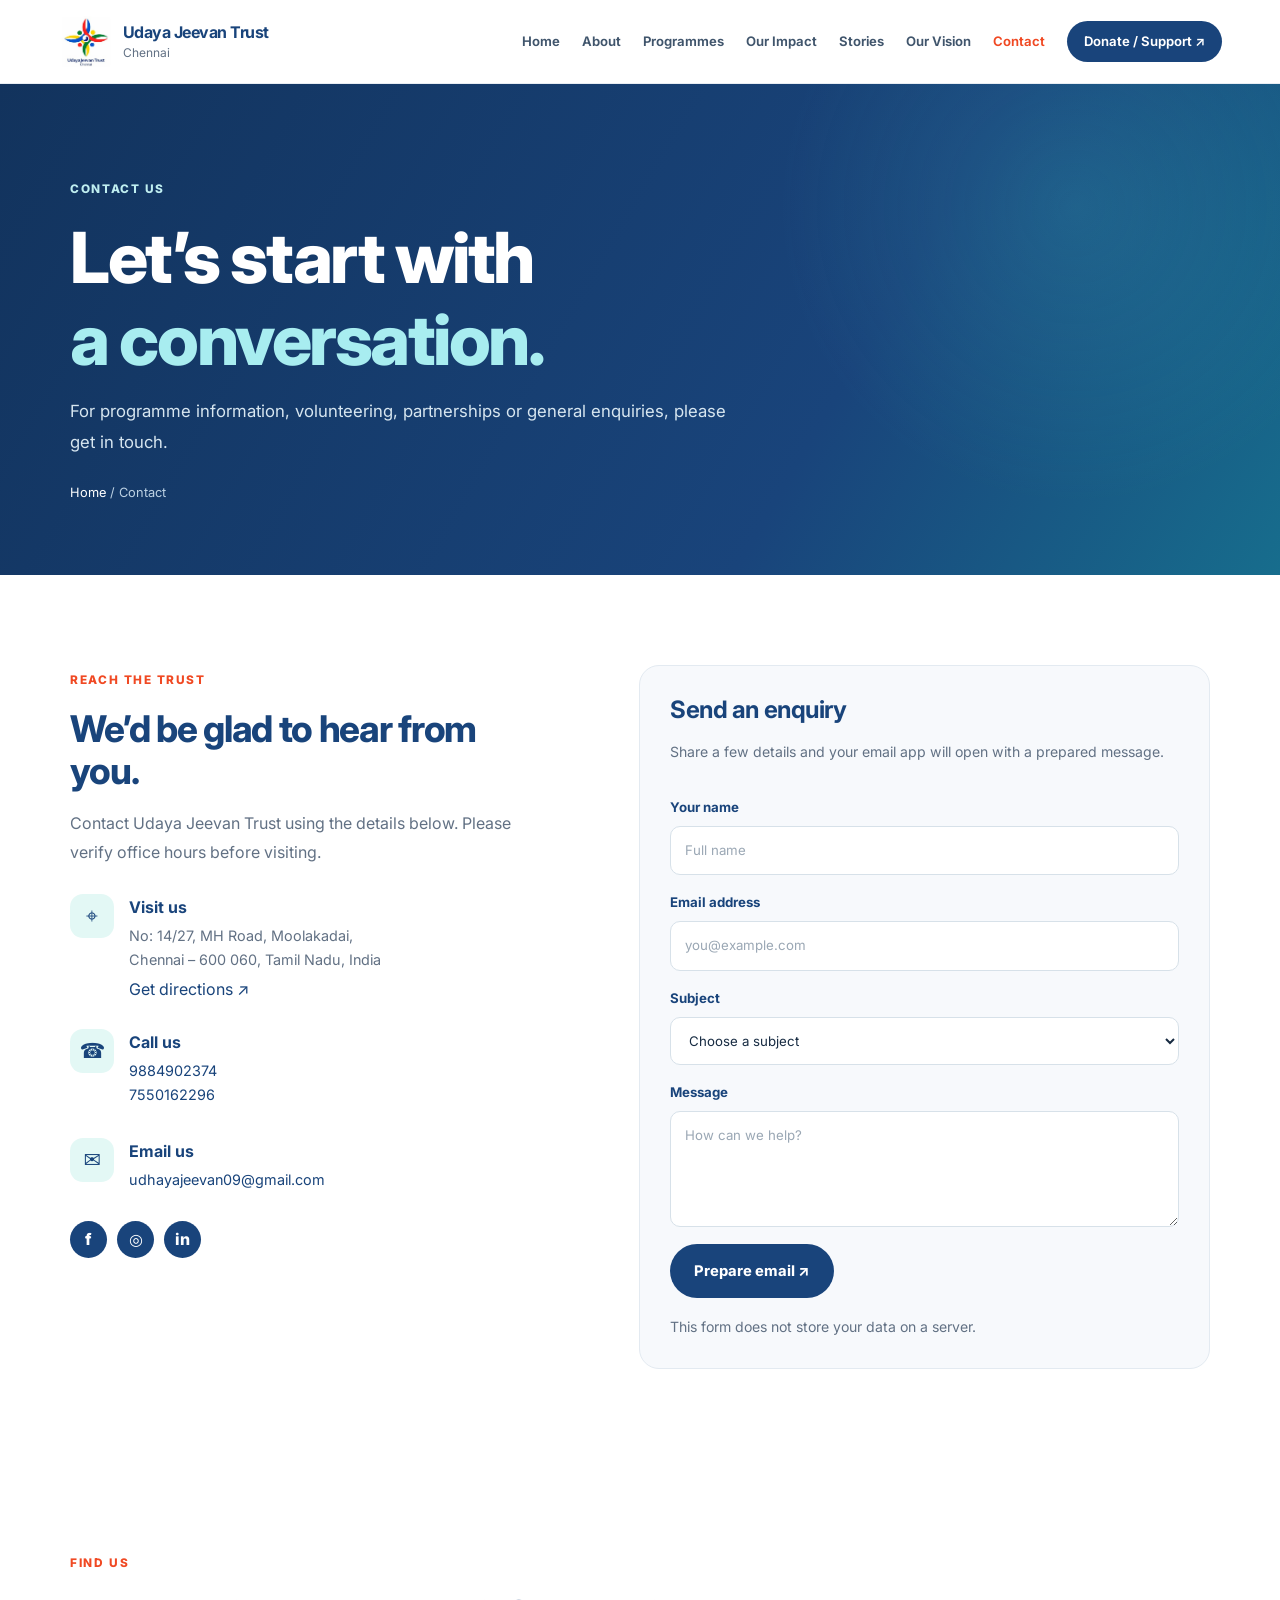
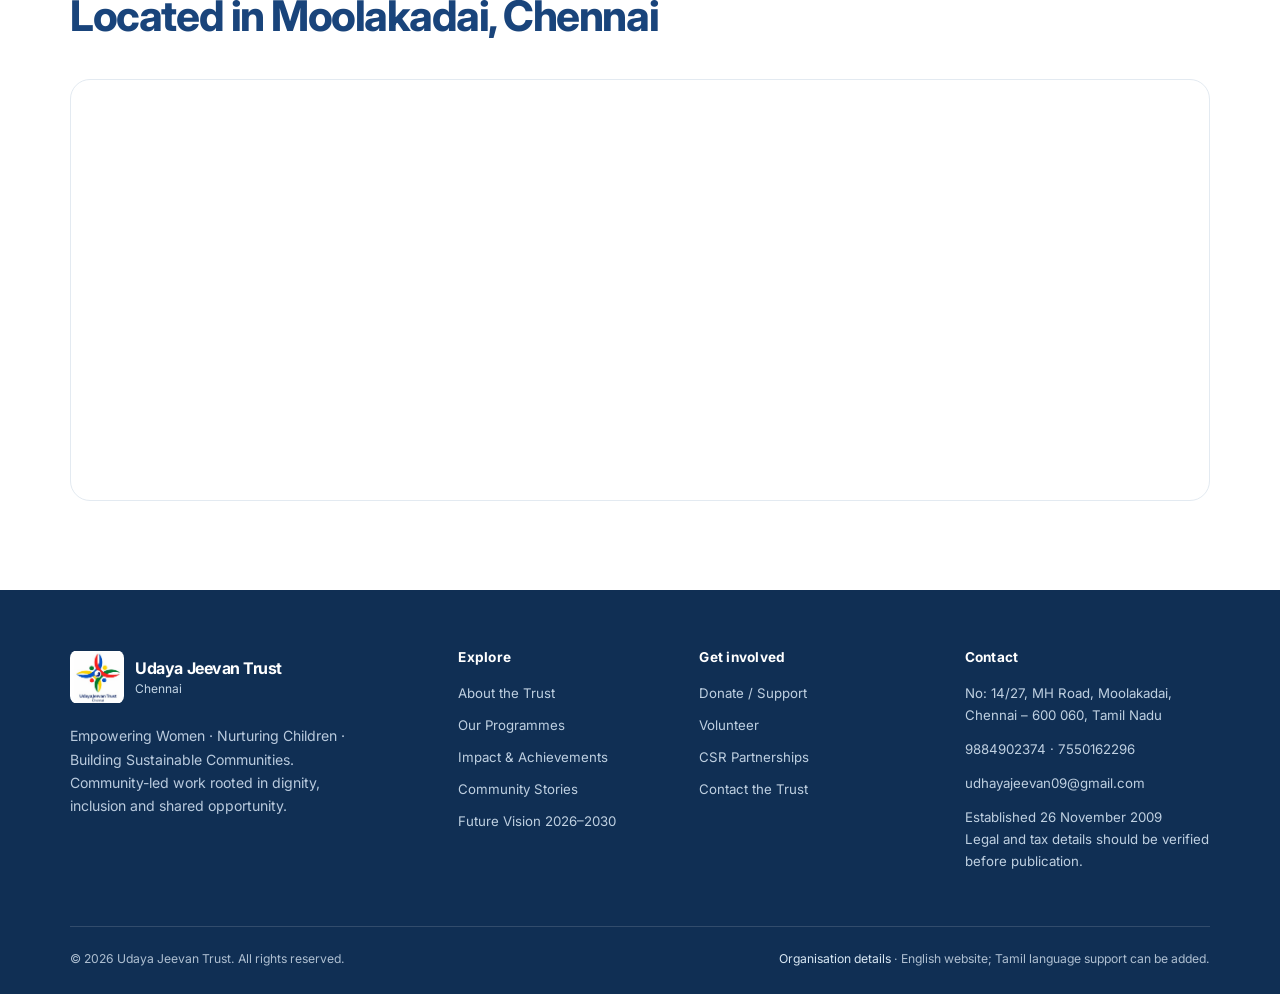
<file: udaya-jeevan-trust-vercel-ready/contact.html>
<!doctype html><html lang="en"><head><meta charset="utf-8"><meta name="viewport" content="width=device-width,initial-scale=1"><title>Contact Us | Udaya Jeevan Trust, Chennai</title><meta name="description" content="Contact Udaya Jeevan Trust in Moolakadai, Chennai, by phone or email."><link href="https://fonts.googleapis.com/css2?family=Inter:wght@400;500;600;700;800&display=swap" rel="stylesheet"><link rel="stylesheet" href="styles.css"></head><body><div id="site-header"></div><main><section class="page-hero"><div class="page-hero-inner"><span class="eyebrow light">Contact us</span><h1>Let’s start with<br><span>a conversation.</span></h1><p>For programme information, volunteering, partnerships or general enquiries, please get in touch.</p><div class="breadcrumb"><a href="index.html">Home</a> / Contact</div></div></section>
<section class="section-pad contact-layout"><div class="contact-details"><span class="eyebrow">Reach the trust</span><h2>We’d be glad to hear from you.</h2><p>Contact Udaya Jeevan Trust using the details below. Please verify office hours before visiting.</p><div class="contact-detail"><span>⌖</span><div><b>Visit us</b><p>No: 14/27, MH Road, Moolakadai,<br>Chennai – 600 060, Tamil Nadu, India</p><a target="_blank" rel="noopener" href="https://www.google.com/maps/search/?api=1&query=No%3A+14%2F27+MH+Road+Moolakadai+Chennai+600060">Get directions ↗</a></div></div><div class="contact-detail"><span>☎</span><div><b>Call us</b><p><a href="tel:+919884902374">9884902374</a><br><a href="tel:+917550162296">7550162296</a></p></div></div><div class="contact-detail"><span>✉</span><div><b>Email us</b><p><a href="mailto:udhayajeevan09@gmail.com">udhayajeevan09@gmail.com</a></p></div></div><div class="contact-social"><a href="https://www.facebook.com/" aria-label="Facebook placeholder" target="_blank" rel="noopener">f</a><a href="https://www.instagram.com/" aria-label="Instagram placeholder" target="_blank" rel="noopener">◎</a><a href="https://www.linkedin.com/" aria-label="LinkedIn placeholder" target="_blank" rel="noopener">in</a></div></div>
<form class="contact-form contact-form-card" data-mail-form><h3>Send an enquiry</h3><p>Share a few details and your email app will open with a prepared message.</p><label>Your name<input name="name" required autocomplete="name" placeholder="Full name"></label><label>Email address<input name="email" type="email" required autocomplete="email" placeholder="you@example.com"></label><label>Subject<select name="interest" required><option value="">Choose a subject</option><option>General enquiry</option><option>Programme information</option><option>Volunteering</option><option>Donation</option><option>CSR / institutional partnership</option><option>Media enquiry</option></select></label><label>Message<textarea name="message" rows="4" required placeholder="How can we help?"></textarea></label><button class="btn btn-primary" type="submit">Prepare email ↗</button><p class="form-note">This form does not store your data on a server.</p></form></section>
<section class="section-pad map-section"><div class="section-heading"><span class="eyebrow">Find us</span><h2>Located in Moolakadai, Chennai</h2></div><div class="map-frame"><iframe title="Map showing Moolakadai, Chennai" src="https://www.google.com/maps?q=No%3A%2014%2F27%2C%20MH%20Road%2C%20Moolakadai%2C%20Chennai%20600060&output=embed" loading="lazy" referrerpolicy="no-referrer-when-downgrade" allowfullscreen></iframe></div></section></main><div id="site-footer"></div><script src="script.js"></script></body></html>
</file>
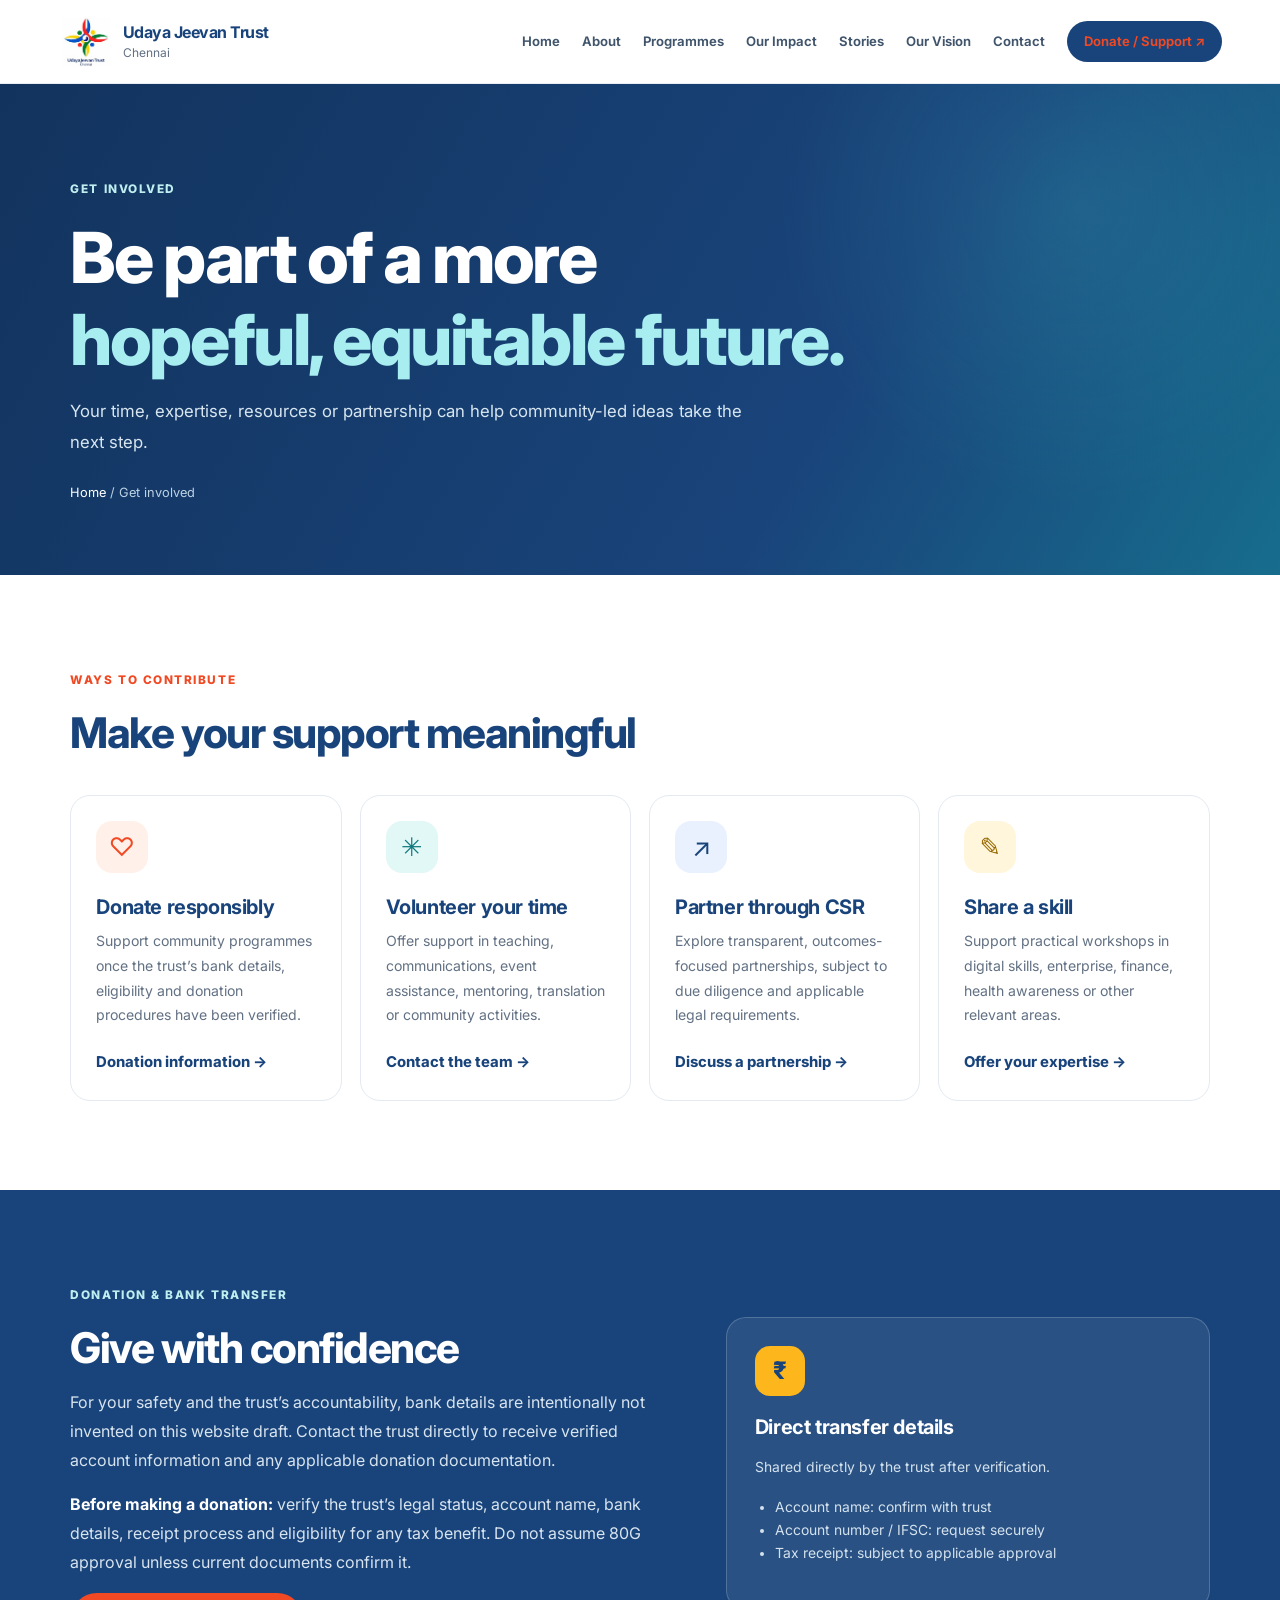
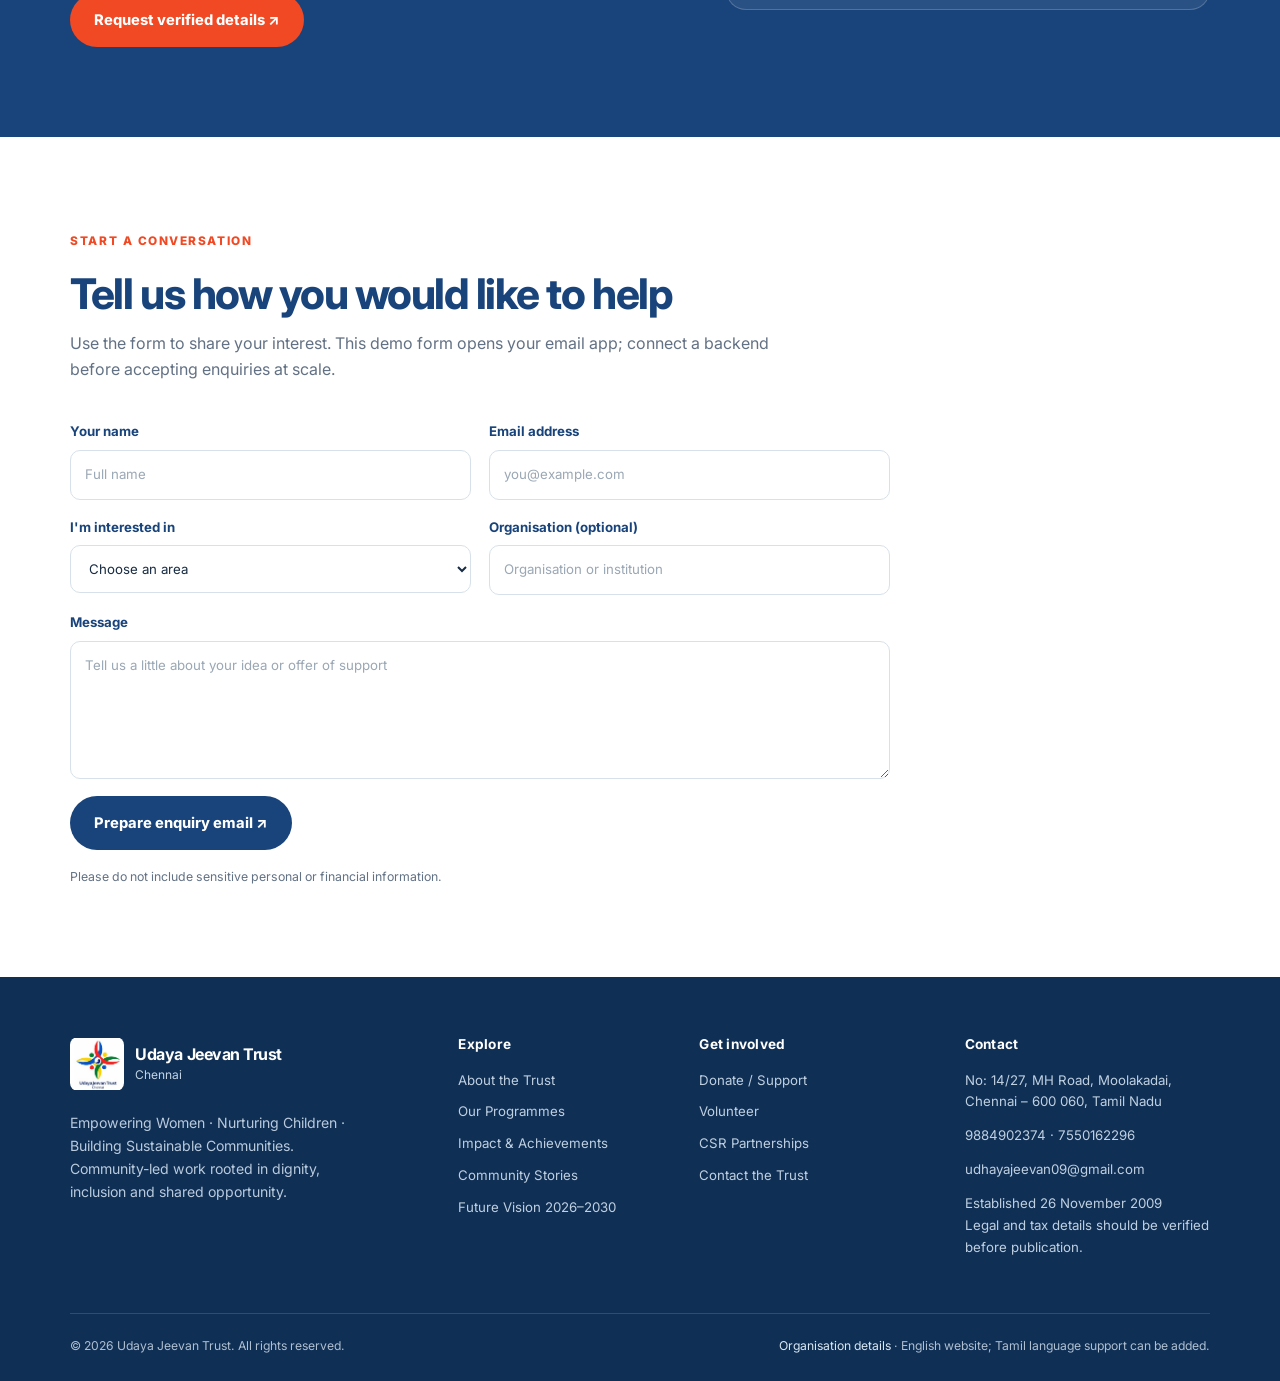
<file: udaya-jeevan-trust-vercel-ready/get-involved.html>
<!doctype html><html lang="en"><head><meta charset="utf-8"><meta name="viewport" content="width=device-width,initial-scale=1"><title>Get Involved | Udaya Jeevan Trust</title><meta name="description" content="Support Udaya Jeevan Trust through volunteering, skills-based support, CSR partnerships and responsible donations."><link href="https://fonts.googleapis.com/css2?family=Inter:wght@400;500;600;700;800&display=swap" rel="stylesheet"><link rel="stylesheet" href="styles.css"></head><body><div id="site-header"></div><main><section class="page-hero"><div class="page-hero-inner"><span class="eyebrow light">Get involved</span><h1>Be part of a more<br><span>hopeful, equitable future.</span></h1><p>Your time, expertise, resources or partnership can help community-led ideas take the next step.</p><div class="breadcrumb"><a href="index.html">Home</a> / Get involved</div></div></section>
<section class="section-pad"><div class="section-heading"><span class="eyebrow">Ways to contribute</span><h2>Make your support meaningful</h2></div><div class="involve-grid"><article><span class="program-icon coral">♡</span><h3>Donate responsibly</h3><p>Support community programmes once the trust’s bank details, eligibility and donation procedures have been verified.</p><a href="#donation-info" class="text-link">Donation information →</a></article><article><span class="program-icon teal">✳</span><h3>Volunteer your time</h3><p>Offer support in teaching, communications, event assistance, mentoring, translation or community activities.</p><a href="contact.html" class="text-link">Contact the team →</a></article><article><span class="program-icon blue">↗</span><h3>Partner through CSR</h3><p>Explore transparent, outcomes-focused partnerships, subject to due diligence and applicable legal requirements.</p><a href="contact.html" class="text-link">Discuss a partnership →</a></article><article><span class="program-icon gold">✎</span><h3>Share a skill</h3><p>Support practical workshops in digital skills, enterprise, finance, health awareness or other relevant areas.</p><a href="contact.html" class="text-link">Offer your expertise →</a></article></div></section>
<section class="section-pad donation-panel" id="donation-info"><div><span class="eyebrow light">Donation & bank transfer</span><h2>Give with confidence</h2><p>For your safety and the trust’s accountability, bank details are intentionally not invented on this website draft. Contact the trust directly to receive verified account information and any applicable donation documentation.</p><p><strong>Before making a donation:</strong> verify the trust’s legal status, account name, bank details, receipt process and eligibility for any tax benefit. Do not assume 80G approval unless current documents confirm it.</p><a class="btn btn-orange" href="mailto:udhayajeevan09@gmail.com?subject=Donation%20and%20partnership%20enquiry">Request verified details ↗</a></div><div class="bank-placeholder"><span class="bank-icon">₹</span><h3>Direct transfer details</h3><p>Shared directly by the trust after verification.</p><ul><li>Account name: confirm with trust</li><li>Account number / IFSC: request securely</li><li>Tax receipt: subject to applicable approval</li></ul></div></section>
<section class="section-pad"><div class="section-heading"><span class="eyebrow">Start a conversation</span><h2>Tell us how you would like to help</h2><p>Use the form to share your interest. This demo form opens your email app; connect a backend before accepting enquiries at scale.</p></div><form class="contact-form" data-mail-form><div class="form-row"><label>Your name<input name="name" required autocomplete="name" placeholder="Full name"></label><label>Email address<input name="email" type="email" required autocomplete="email" placeholder="you@example.com"></label></div><div class="form-row"><label>I'm interested in<select name="interest" required><option value="">Choose an area</option><option>Volunteering</option><option>CSR partnership</option><option>Skills-based support</option><option>Donation enquiry</option><option>Programme collaboration</option><option>Other</option></select></label><label>Organisation (optional)<input name="organisation" placeholder="Organisation or institution"></label></div><label>Message<textarea name="message" rows="5" required placeholder="Tell us a little about your idea or offer of support"></textarea></label><button class="btn btn-primary" type="submit">Prepare enquiry email ↗</button><p class="form-note">Please do not include sensitive personal or financial information.</p></form></section></main><div id="site-footer"></div><script src="script.js"></script></body></html>
</file>
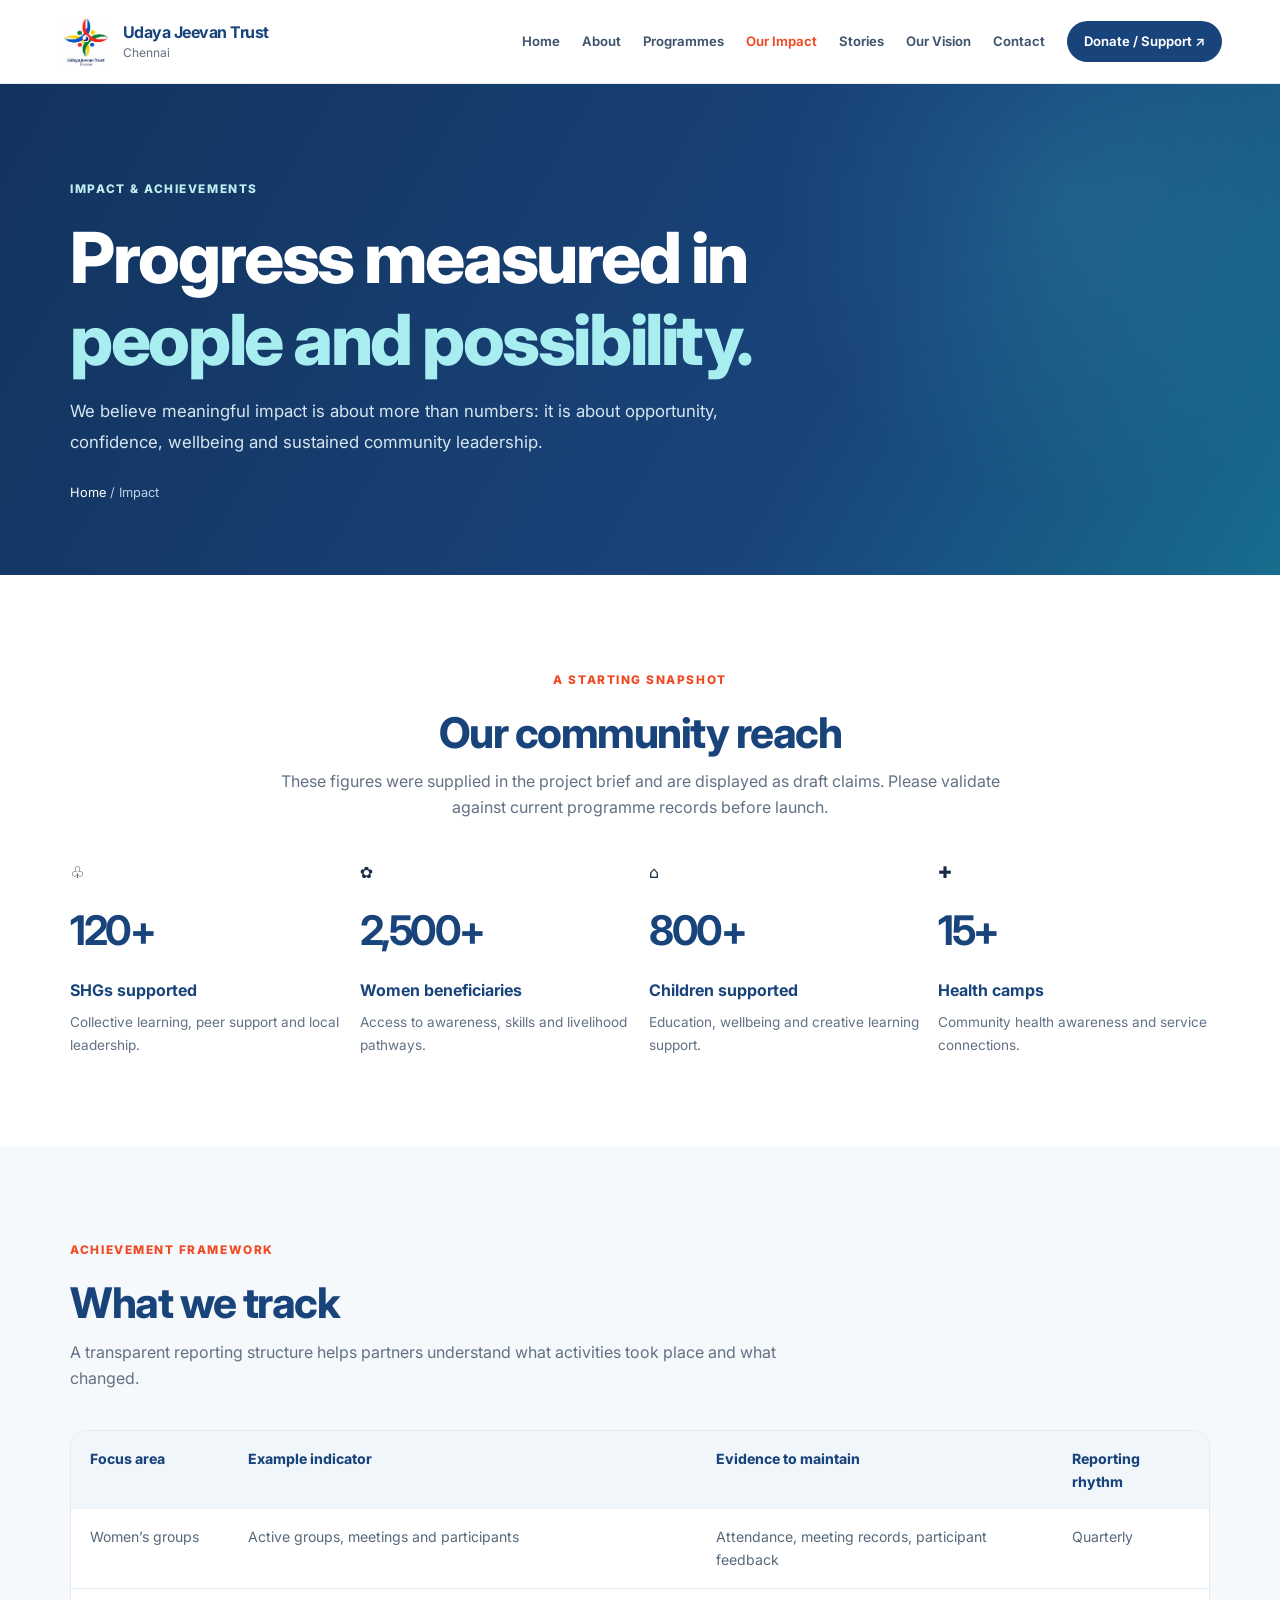
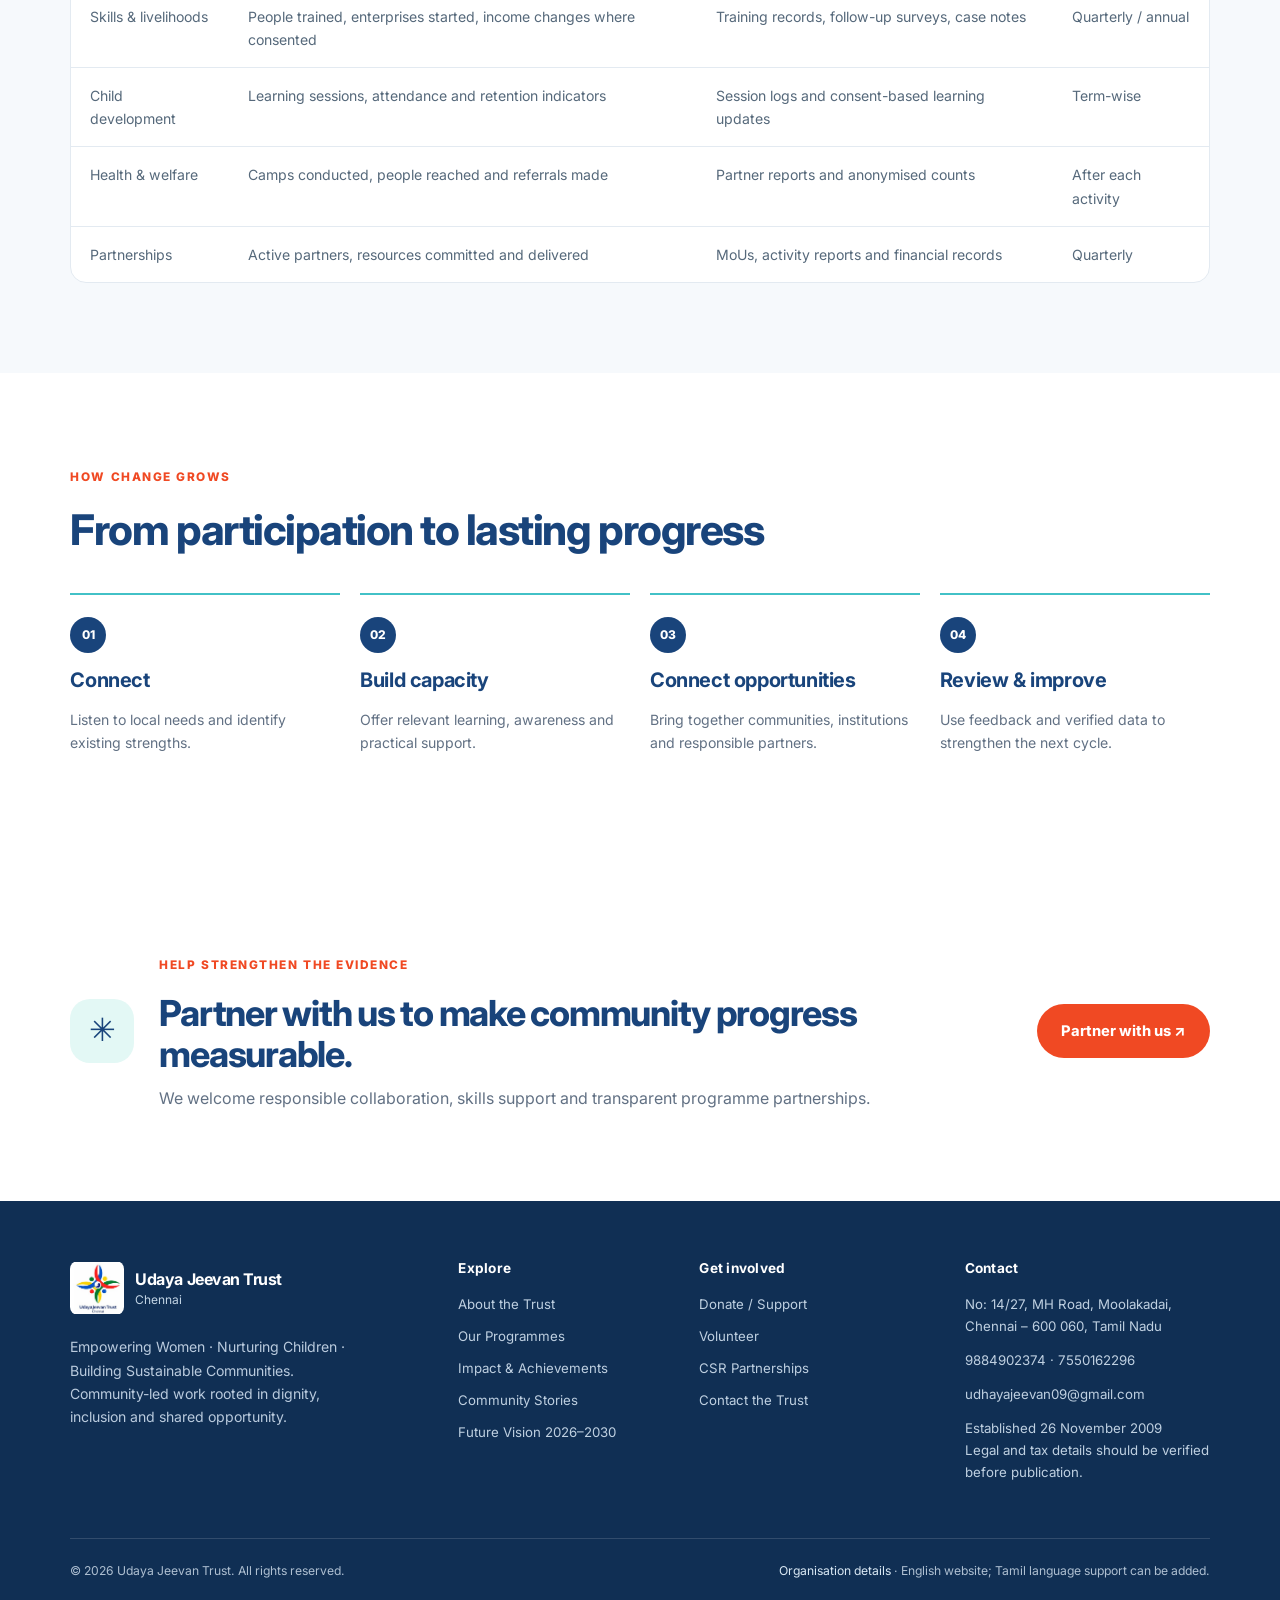
<file: udaya-jeevan-trust-vercel-ready/impact.html>
<!doctype html><html lang="en"><head><meta charset="utf-8"><meta name="viewport" content="width=device-width,initial-scale=1"><title>Impact & Achievements | Udaya Jeevan Trust</title><meta name="description" content="Explore the community impact priorities and reported programme figures of Udaya Jeevan Trust."><link href="https://fonts.googleapis.com/css2?family=Inter:wght@400;500;600;700;800&display=swap" rel="stylesheet"><link rel="stylesheet" href="styles.css"></head><body><div id="site-header"></div><main><section class="page-hero"><div class="page-hero-inner"><span class="eyebrow light">Impact & achievements</span><h1>Progress measured in<br><span>people and possibility.</span></h1><p>We believe meaningful impact is about more than numbers: it is about opportunity, confidence, wellbeing and sustained community leadership.</p><div class="breadcrumb"><a href="index.html">Home</a> / Impact</div></div></section>
<section class="section-pad"><div class="section-heading centered"><span class="eyebrow">A starting snapshot</span><h2>Our community reach</h2><p>These figures were supplied in the project brief and are displayed as draft claims. Please validate against current programme records before launch.</p></div><div class="impact-cards"><div><span>♧</span><strong>120+</strong><b>SHGs supported</b><p>Collective learning, peer support and local leadership.</p></div><div><span>✿</span><strong>2,500+</strong><b>Women beneficiaries</b><p>Access to awareness, skills and livelihood pathways.</p></div><div><span>⌂</span><strong>800+</strong><b>Children supported</b><p>Education, wellbeing and creative learning support.</p></div><div><span>✚</span><strong>15+</strong><b>Health camps</b><p>Community health awareness and service connections.</p></div></div></section>
<section class="section-pad pale"><div class="section-heading"><span class="eyebrow">Achievement framework</span><h2>What we track</h2><p>A transparent reporting structure helps partners understand what activities took place and what changed.</p></div><div class="table-wrap"><table><thead><tr><th>Focus area</th><th>Example indicator</th><th>Evidence to maintain</th><th>Reporting rhythm</th></tr></thead><tbody><tr><td>Women’s groups</td><td>Active groups, meetings and participants</td><td>Attendance, meeting records, participant feedback</td><td>Quarterly</td></tr><tr><td>Skills & livelihoods</td><td>People trained, enterprises started, income changes where consented</td><td>Training records, follow-up surveys, case notes</td><td>Quarterly / annual</td></tr><tr><td>Child development</td><td>Learning sessions, attendance and retention indicators</td><td>Session logs and consent-based learning updates</td><td>Term-wise</td></tr><tr><td>Health & welfare</td><td>Camps conducted, people reached and referrals made</td><td>Partner reports and anonymised counts</td><td>After each activity</td></tr><tr><td>Partnerships</td><td>Active partners, resources committed and delivered</td><td>MoUs, activity reports and financial records</td><td>Quarterly</td></tr></tbody></table></div></section>
<section class="section-pad"><div class="section-heading"><span class="eyebrow">How change grows</span><h2>From participation to lasting progress</h2></div><div class="timeline"><div><span>01</span><h3>Connect</h3><p>Listen to local needs and identify existing strengths.</p></div><div><span>02</span><h3>Build capacity</h3><p>Offer relevant learning, awareness and practical support.</p></div><div><span>03</span><h3>Connect opportunities</h3><p>Bring together communities, institutions and responsible partners.</p></div><div><span>04</span><h3>Review & improve</h3><p>Use feedback and verified data to strengthen the next cycle.</p></div></div></section>
<section class="final-cta section-pad"><div class="cta-mark">✳</div><div><span class="eyebrow">Help strengthen the evidence</span><h2>Partner with us to make community progress measurable.</h2><p>We welcome responsible collaboration, skills support and transparent programme partnerships.</p></div><a class="btn btn-orange" href="get-involved.html">Partner with us ↗</a></section></main><div id="site-footer"></div><script src="script.js"></script></body></html>
</file>
<file: udaya-jeevan-trust-vercel-ready/styles.css>
/* Udaya Jeevan Trust — responsive design system */
:root{--blue:#19447B;--blue-deep:#12335d;--blue-bright:#153BF9;--teal:#42C1C7;--green:#dff4eb;--orange:#F04923;--gold:#FDB61C;--ink:#172b42;--muted:#627184;--paper:#fff;--off:#f6f9fc;--line:#e3eaf1;--shadow:0 18px 50px rgba(25,68,123,.10);--radius:22px}
*{box-sizing:border-box}html{scroll-behavior:smooth;scroll-padding-top:90px}body{margin:0;font-family:Inter,system-ui,-apple-system,BlinkMacSystemFont,"Segoe UI",sans-serif;color:var(--ink);background:#fff;line-height:1.65;-webkit-font-smoothing:antialiased}img{max-width:100%;display:block}a{color:inherit;text-decoration:none}button,input,textarea,select{font:inherit}button,a,input,textarea,select{outline-offset:4px}a:focus-visible,button:focus-visible,input:focus-visible,textarea:focus-visible,select:focus-visible{outline:3px solid var(--teal)}p{color:var(--muted);margin:0 0 1rem}h1,h2,h3{color:var(--blue);line-height:1.16;letter-spacing:-.035em;margin:0 0 1rem}h1{font-size:clamp(2.55rem,5vw,4.65rem);font-weight:800}h2{font-size:clamp(2rem,3.3vw,3rem);font-weight:750}h3{font-size:1.25rem;letter-spacing:-.02em}.text-accent{color:var(--teal)}.muted{display:block;color:var(--muted);font-size:.9rem}.section-pad{padding:clamp(3.8rem,7vw,6.5rem) max(5.5vw,24px)}.eyebrow{display:inline-flex;align-items:center;gap:9px;color:var(--orange);font-size:.74rem;font-weight:800;letter-spacing:.13em;text-transform:uppercase;margin-bottom:1.1rem}.eyebrow.light{color:#bfeef0}.eyebrow-dot{width:8px;height:8px;background:var(--orange);border-radius:50%;box-shadow:0 0 0 5px #f049231b}.btn{display:inline-flex;align-items:center;justify-content:center;gap:12px;border:1px solid transparent;border-radius:999px;padding:14px 23px;font-size:.92rem;font-weight:750;transition:transform .2s,box-shadow .2s,background .2s;cursor:pointer}.btn:hover{transform:translateY(-2px);box-shadow:0 10px 24px #102d501c}.btn-primary{background:var(--blue);color:#fff}.btn-orange{background:var(--orange);color:white}.btn-outline{border-color:#cbd7e4;color:var(--blue);background:white}.btn-light{background:white;color:var(--blue)}.text-link{display:inline-flex;align-items:center;gap:8px;color:var(--blue);font-weight:750;font-size:.93rem;margin-top:.4rem}.text-link span{transition:transform .2s}.text-link:hover span{transform:translateX(4px)}
.site-header{height:84px;position:sticky;top:0;z-index:1000;background:rgba(255,255,255,.95);backdrop-filter:blur(16px);border-bottom:1px solid #e8edf3}.nav-shell{max-width:1440px;height:100%;padding:0 max(4.5vw,22px);margin:auto;display:flex;align-items:center;gap:28px;justify-content:space-between}.brand{display:flex;align-items:center;gap:11px;flex-shrink:0}.brand img{width:54px;height:54px;object-fit:contain;border-radius:8px}.brand-text{display:flex;flex-direction:column;line-height:1.2}.brand-text strong{font-size:1rem;color:var(--blue);letter-spacing:-.03em}.brand-text small{font-size:.75rem;color:var(--muted);margin-top:4px}.nav-links{display:flex;align-items:center;gap:22px}.nav-links a{font-size:.82rem;font-weight:650;color:#40556c;white-space:nowrap;transition:color .2s}.nav-links a:hover,.nav-links a.active{color:var(--orange)}.nav-links .nav-donate{padding:10px 17px;background:var(--blue);color:white;border-radius:999px}.menu-toggle{display:none;background:transparent;border:0;color:var(--blue);font-size:1.65rem;cursor:pointer}
.hero{max-width:1440px;margin:auto;min-height:660px;padding:80px max(5.5vw,24px) 78px;display:grid;grid-template-columns:1.03fr .97fr;align-items:center;gap:5vw;overflow:hidden}.hero-copy{position:relative;z-index:2}.hero h1{max-width:740px;margin-bottom:1.35rem}.hero-lead{font-size:1.08rem;max-width:570px;line-height:1.8;margin-bottom:1.8rem}.hero-actions{display:flex;gap:13px;flex-wrap:wrap}.hero-trust{display:flex;align-items:center;gap:14px;margin-top:2.2rem}.hero-trust p{margin:0;line-height:1.5;font-size:.87rem}.hero-trust strong{color:var(--blue)}.hero-trust small{color:var(--muted)}.avatar-stack{display:flex;padding-left:3px}.avatar-stack span{width:36px;height:36px;display:grid;place-items:center;border:3px solid white;border-radius:50%;margin-left:-6px;background:#dff4eb;color:var(--blue);font-weight:800;font-size:.8rem}.avatar-stack span:nth-child(2){background:#fff0df}.avatar-stack span:nth-child(3){background:#dff4f6}.hero-visual{position:relative;padding:0 0 18px 18px}.hero-image{width:100%;height:510px;object-fit:cover;border-radius:180px 180px 30px 30px;position:relative;z-index:1;box-shadow:var(--shadow)}.visual-shape{position:absolute;right:-25px;bottom:-12px;width:180px;height:180px;border-radius:50%;background:#dff4eb;z-index:0}.floating-note{position:absolute;z-index:2;display:flex;align-items:center;gap:12px;background:white;border:1px solid #eef2f5;border-radius:15px;padding:14px 17px;box-shadow:var(--shadow)}.floating-note strong,.floating-note small{display:block}.floating-note strong{font-size:.82rem;color:var(--blue)}.floating-note small{font-size:.72rem;color:var(--muted)}.note-top{top:48px;left:-28px}.note-bottom{bottom:45px;right:-15px}.note-icon{width:39px;height:39px;display:grid;place-items:center;background:#e3f7f6;color:var(--blue);font-size:1.35rem;border-radius:12px}.note-number{font-size:1.65rem;font-weight:800;color:var(--orange)}
.trust-intro{display:grid;grid-template-columns:1fr 1fr;gap:8vw;align-items:center;background:var(--off)}.trust-intro h2{margin-bottom:0}.intro-copy{max-width:600px}.intro-copy p{font-size:1.03rem;line-height:1.85}.impact-band{background:var(--blue);color:white}.section-heading{max-width:750px;margin-bottom:2.4rem}.section-heading.centered{text-align:center;margin-left:auto;margin-right:auto}.section-heading h2{margin-bottom:.7rem}.impact-band h2,.impact-band .eyebrow{color:white}.impact-band .section-heading p{color:#d3e0ee;font-size:.9rem}.stats-grid{display:grid;grid-template-columns:repeat(4,1fr);gap:20px;max-width:1200px;margin:auto}.stat{border-left:1px solid #ffffff2e;padding:10px 22px;display:flex;flex-direction:column;align-items:flex-start}.stat-icon{font-size:1.6rem;color:var(--teal);margin-bottom:10px}.stat strong{font-size:clamp(2.2rem,4vw,3.1rem);letter-spacing:-.05em;line-height:1.2}.stat>span:last-child{color:#d5e2f0;font-size:.9rem;margin-top:7px}
.program-grid{display:grid;grid-template-columns:repeat(4,1fr);gap:18px}.program-card{padding:27px 24px 24px;border:1px solid var(--line);border-radius:var(--radius);background:#fff;transition:transform .25s,box-shadow .25s,border .25s;min-height:300px;display:flex;flex-direction:column}.program-card:hover{transform:translateY(-6px);box-shadow:var(--shadow);border-color:#c2d8e6}.program-icon{width:52px;height:52px;display:grid;place-items:center;border-radius:16px;font-size:1.6rem;margin-bottom:23px}.program-icon.coral{background:#fff0e9;color:var(--orange)}.program-icon.teal{background:#e2f8f6;color:#137b80}.program-icon.blue{background:#e9f1ff;color:var(--blue)}.program-icon.gold{background:#fff6dc;color:#986800}.card-kicker{font-size:.68rem;font-weight:800;letter-spacing:.12em;color:#8190a0}.program-card h3{margin:.65rem 0}.program-card p{font-size:.88rem;line-height:1.7}.card-arrow{margin-top:auto;padding-top:10px;font-size:.82rem;font-weight:750;color:var(--blue)}
.trustee-section{background:#f6f9fc;display:grid;grid-template-columns:.9fr 1.1fr;gap:8vw;align-items:center}.trustee-photo{position:relative}.trustee-photo img{height:470px;width:100%;object-fit:cover;border-radius:24px 120px 24px 24px}.photo-caption{position:absolute;bottom:18px;left:18px;background:white;padding:10px 15px;border-radius:10px;font-size:.8rem;font-weight:700;color:var(--blue)}.trustee-copy h2{font-size:clamp(1.8rem,3.2vw,2.7rem)}.trustee-copy>p{line-height:1.85}.signature{font-family:Georgia,serif;font-size:1.6rem;font-style:italic;color:var(--orange);margin-top:1.2rem}.trustee-copy>strong{display:block;color:var(--blue);font-size:.95rem}.trustee-copy .text-link{display:flex;width:max-content;margin-top:1.4rem}
.story-teaser{display:grid;grid-template-columns:.9fr 1.1fr;gap:7vw;align-items:center}.story-teaser img{width:100%;height:400px;object-fit:cover;border-radius:22px}.story-copy p{max-width:550px;line-height:1.8;margin-bottom:1.5rem}.vision-strip{padding:65px max(5.5vw,24px);display:flex;align-items:center;justify-content:space-between;gap:30px;background:linear-gradient(115deg,var(--blue),#176d8d);color:white}.vision-strip>div{max-width:750px}.vision-strip h2{color:white;margin-bottom:.75rem}.vision-strip p{color:#d8e8f0;margin:0}.final-cta{display:flex;align-items:center;gap:25px;justify-content:space-between}.final-cta>div:nth-child(2){max-width:750px;margin-right:auto}.final-cta h2{font-size:clamp(1.65rem,2.8vw,2.4rem);margin-bottom:.6rem}.final-cta p{margin:0}.cta-mark{width:64px;height:64px;border-radius:20px;background:#e3f8f5;color:var(--blue);display:grid;place-items:center;font-size:2rem;flex-shrink:0}
.site-footer{background:#102f54;color:white;padding:60px max(5.5vw,24px) 25px}.footer-grid{max-width:1320px;margin:auto;display:grid;grid-template-columns:1.4fr .8fr .9fr 1fr;gap:45px;padding-bottom:42px}.footer-brand .brand-text strong{color:white}.footer-brand .brand-text small{color:#c3d5e5}.footer-brand p{color:#b9cadd;max-width:300px;font-size:.88rem;margin-top:20px}.footer-title{color:white;font-size:.85rem;letter-spacing:.02em;margin-bottom:17px}.footer-links{display:flex;flex-direction:column;gap:10px}.footer-links a,.footer-contact p{font-size:.83rem;color:#bfd0e1}.footer-links a:hover{color:var(--teal)}.footer-contact p{margin-bottom:12px}.footer-bottom{max-width:1320px;margin:auto;border-top:1px solid #ffffff24;padding-top:22px;display:flex;justify-content:space-between;gap:20px;font-size:.76rem;color:#aebfd1}.footer-bottom a{color:#d9e8f4}
.page-hero{background:radial-gradient(circle at 84% 25%,#42c1c72c,transparent 26%),linear-gradient(120deg,#12335d,#19447b 65%,#176d8d);color:white;padding:90px max(5.5vw,24px) 72px}.page-hero-inner{max-width:1200px;margin:auto}.page-hero h1{color:white;font-size:clamp(2.8rem,5.5vw,4.7rem)}.page-hero h1 span{color:#a8edf0}.page-hero p{color:#d7e6f0;max-width:680px;font-size:1.05rem;line-height:1.8}.breadcrumb{font-size:.8rem;color:#bdd2e4;margin-top:25px}.breadcrumb a{color:white}.two-col{display:grid;grid-template-columns:1fr 1fr;align-items:center;gap:7vw}.two-col p{line-height:1.85}.rounded-photo{width:100%;height:420px;object-fit:cover;border-radius:24px}.values-section,.pale{background:#f6f9fc}.values-grid{display:grid;grid-template-columns:repeat(3,1fr);gap:20px}.value-card{background:white;border:1px solid var(--line);padding:30px;border-radius:20px}.value-card>span{font-size:2rem;color:var(--orange)}.value-card h3{margin-top:1rem}.value-card p{margin:0;line-height:1.8}.steps-grid{display:grid;grid-template-columns:repeat(4,1fr);gap:25px}.steps-grid article{border-top:2px solid var(--teal);padding-top:22px}.step-no{color:var(--orange);font-size:.8rem;font-weight:800;letter-spacing:.1em}.steps-grid h3{margin-top:12px}.steps-grid p{font-size:.9rem}.table-wrap{overflow-x:auto;border:1px solid var(--line);border-radius:16px;background:white}table{border-collapse:collapse;width:100%;min-width:650px}th,td{text-align:left;padding:16px 19px;border-bottom:1px solid var(--line);font-size:.88rem;vertical-align:top}th{background:#f0f6fa;color:var(--blue);font-weight:750}td{color:#56697b}tr:last-child td,tr:last-child th{border-bottom:0}td a{color:var(--blue);text-decoration:underline;text-underline-offset:3px}.leadership{display:grid;grid-template-columns:260px 1fr;gap:40px;align-items:center;background:#f5faf9}.leadership img{width:260px;height:260px;object-fit:cover;border-radius:50%}.leadership .role{color:var(--orange);font-weight:700}
.program-detail{display:grid;grid-template-columns:.82fr 1.18fr;gap:6vw;align-items:center}.program-detail>img{width:100%;height:470px;object-fit:cover;border-radius:24px}.program-detail.reverse{background:#f6f9fc}.program-detail.reverse>img{order:2}.program-detail>div>p{line-height:1.8}.activity-grid{display:grid;grid-template-columns:1fr 1fr;gap:12px;margin:25px 0}.activity-grid>div{background:#f6f9fc;border-radius:12px;padding:15px}.activity-grid b,.activity-grid span{display:block}.activity-grid b{font-size:.86rem;color:var(--blue);margin-bottom:5px}.activity-grid span{font-size:.79rem;color:var(--muted);line-height:1.55}.outcome{padding:14px 17px;border-left:3px solid var(--teal);background:#effafa;border-radius:0 10px 10px 0;font-size:.88rem}.outcome strong{color:var(--blue)}.campaign-band{display:grid;grid-template-columns:1.1fr .9fr;gap:5vw;align-items:center;background:var(--blue);color:white}.campaign-band h2{color:white}.campaign-band p{color:#d3e2ed;max-width:650px}.campaign-band img{width:100%;height:320px;object-fit:cover;border-radius:20px}
.impact-cards{display:grid;grid-template-columns:repeat(4,1fr);gap:18px}.impact-cards article{padding:28px 24px;border-radius:20px;background:#f6f9fc;border:1px solid var(--line)}.impact-cards article>span{font-size:1.7rem;color:var(--teal)}.impact-cards strong{display:block;font-size:2.55rem;color:var(--blue);letter-spacing:-.06em;margin:12px 0}.impact-cards b{display:block;color:var(--blue)}.impact-cards p{font-size:.85rem;margin:8px 0 0}.timeline{display:grid;grid-template-columns:repeat(4,1fr);gap:20px}.timeline>div{border-top:2px solid var(--teal);padding-top:22px}.timeline span{display:grid;place-items:center;width:36px;height:36px;border-radius:50%;background:var(--blue);color:white;font-size:.75rem;font-weight:800}.timeline h3{margin-top:16px}.timeline p{font-size:.88rem}.story-grid{display:grid;grid-template-columns:repeat(3,1fr);gap:22px}.story-card{border:1px solid var(--line);border-radius:20px;overflow:hidden;background:white;transition:transform .2s,box-shadow .2s}.story-card:hover{transform:translateY(-4px);box-shadow:var(--shadow)}.story-card>img{width:100%;height:240px;object-fit:cover}.story-content{padding:24px}.story-tag{font-size:.68rem;letter-spacing:.1em;font-weight:800;color:var(--orange)}.story-content h3{margin:10px 0}.story-content p{font-size:.88rem;line-height:1.75}.story-note{font-size:.72rem;color:#718297;font-style:italic}.testimonial-band{text-align:center;background:var(--blue);color:white}.testimonial-band h2{color:white;max-width:900px;margin:10px auto 15px}.testimonial-band p{color:#d2e0ef;max-width:720px;margin:auto}.gallery-grid{display:grid;grid-template-columns:repeat(4,1fr);gap:14px}.gallery-grid img{width:100%;height:250px;object-fit:cover;border-radius:15px}.future-intro{display:grid;grid-template-columns:1fr .9fr;align-items:center;gap:7vw}.future-intro p{line-height:1.8}.future-intro img{width:100%;height:350px;object-fit:cover;border-radius:20px}.goal-grid{display:grid;grid-template-columns:repeat(3,1fr);gap:20px}.goal-grid article{padding:28px;background:white;border:1px solid var(--line);border-radius:20px}.goal-icon{font-size:1.7rem;color:var(--orange)}.goal-grid strong{display:block;font-size:2.7rem;color:var(--blue);margin:14px 0 4px}.goal-grid h3{margin-bottom:8px}.goal-grid p{font-size:.88rem}.vision-list{max-width:950px}.vision-list article{display:flex;gap:25px;padding:22px 0;border-bottom:1px solid var(--line)}.vision-list article>span{color:var(--orange);font-weight:800}.vision-list h3{margin-bottom:7px}.vision-list p{margin:0}
.involve-grid{display:grid;grid-template-columns:repeat(4,1fr);gap:18px}.involve-grid article{padding:25px;border:1px solid var(--line);border-radius:20px}.involve-grid h3{margin-bottom:10px}.involve-grid p{font-size:.88rem;line-height:1.75}.donation-panel{display:grid;grid-template-columns:1.1fr .9fr;gap:5vw;align-items:center;background:var(--blue);color:white}.donation-panel h2{color:white}.donation-panel p{color:#d8e4ef;line-height:1.8}.donation-panel strong{color:white}.bank-placeholder{background:#ffffff12;border:1px solid #ffffff30;padding:28px;border-radius:20px}.bank-icon{display:grid;place-items:center;width:50px;height:50px;border-radius:15px;background:var(--gold);color:var(--blue);font-size:1.5rem;font-weight:800}.bank-placeholder h3{color:white;margin-top:20px}.bank-placeholder p,.bank-placeholder li{font-size:.87rem;color:#d4e2ed}.bank-placeholder ul{padding-left:20px}.contact-form{display:flex;flex-direction:column;gap:17px;max-width:820px}.form-row{display:grid;grid-template-columns:1fr 1fr;gap:18px}.contact-form label{display:flex;flex-direction:column;gap:7px;font-size:.83rem;font-weight:700;color:var(--blue)}.contact-form input,.contact-form select,.contact-form textarea{width:100%;border:1px solid #d7e1e9;border-radius:10px;padding:13px 14px;color:var(--ink);background:white;font-weight:400;min-height:48px}.contact-form textarea{resize:vertical}.contact-form input::placeholder,.contact-form textarea::placeholder{color:#9aa7b4}.contact-form .btn{align-self:flex-start}.form-note{font-size:.77rem;margin:0}.contact-layout{display:grid;grid-template-columns:.9fr 1.1fr;gap:8vw;align-items:start}.contact-details h2{font-size:2.3rem}.contact-details>p{line-height:1.8}.contact-detail{display:flex;gap:15px;margin-top:27px}.contact-detail>span{display:grid;place-items:center;width:44px;height:44px;flex-shrink:0;border-radius:13px;background:#e3f8f5;color:var(--blue);font-size:1.3rem}.contact-detail b{color:var(--blue)}.contact-detail p{margin:4px 0;font-size:.9rem}.contact-detail a{color:var(--blue)}.contact-form-card{background:#f7f9fc;border:1px solid var(--line);border-radius:20px;padding:30px}.contact-form-card h3{font-size:1.5rem;margin-bottom:0}.contact-form-card>p{font-size:.88rem}.contact-social{display:flex;gap:10px;margin-top:25px}.contact-social a{width:37px;height:37px;display:grid;place-items:center;border-radius:50%;background:var(--blue);color:white;font-weight:800}.map-frame{overflow:hidden;border-radius:20px;border:1px solid var(--line)}.map-frame iframe{width:100%;height:420px;border:0;display:block}
@media(max-width:1150px){.nav-links{gap:13px}.nav-links a{font-size:.76rem}.brand-text strong{font-size:.9rem}.program-grid,.impact-cards,.involve-grid{grid-template-columns:repeat(2,1fr)}.hero{gap:3vw}.hero-image{height:460px}.footer-grid{grid-template-columns:1.2fr 1fr;gap:35px}}
@media(max-width:900px){.site-header{height:76px}.nav-shell{padding:0 22px}.brand img{width:47px;height:47px}.menu-toggle{display:block}.nav-links{display:none;position:absolute;top:75px;left:0;right:0;background:white;padding:20px 24px 25px;box-shadow:0 20px 25px #102d501c;flex-direction:column;align-items:stretch;gap:0;border-bottom:1px solid var(--line)}.nav-links.open{display:flex}.nav-links a{padding:12px 4px;font-size:.93rem;border-bottom:1px solid #edf1f5}.nav-links .nav-donate{text-align:center;margin-top:12px;padding:12px}.hero{grid-template-columns:1fr;padding-top:60px}.hero-copy{max-width:760px}.hero-visual{max-width:680px;width:90%;margin:15px auto 0}.hero-image{height:470px}.trust-intro,.trustee-section,.story-teaser,.two-col,.program-detail,.campaign-band,.future-intro,.donation-panel,.contact-layout{grid-template-columns:1fr}.trustee-photo{max-width:650px}.story-teaser img{order:-1}.program-detail>img{height:380px}.program-detail.reverse>img{order:0}.values-grid{grid-template-columns:1fr 1fr}.steps-grid,.timeline{grid-template-columns:1fr 1fr}.story-grid{grid-template-columns:1fr 1fr}.gallery-grid{grid-template-columns:1fr 1fr}.leadership{grid-template-columns:180px 1fr}.leadership img{width:180px;height:180px}.vision-strip{align-items:flex-start;flex-direction:column}.final-cta{flex-wrap:wrap}.contact-form{max-width:none}}
@media(max-width:580px){.section-pad{padding:55px 21px}.hero{padding:48px 21px 60px}.hero h1{font-size:2.55rem}.hero-lead{font-size:1rem}.hero-actions{align-items:stretch;flex-direction:column}.hero-actions .btn{width:100%}.hero-visual{width:100%;padding-left:0}.hero-image{height:370px;border-radius:140px 140px 22px 22px}.note-top{left:-5px;top:30px}.note-bottom{right:-4px;bottom:25px}.floating-note{padding:10px 12px}.floating-note small{max-width:130px}.stats-grid{grid-template-columns:1fr 1fr;gap:25px 12px}.stat{padding:8px 12px}.stat strong{font-size:2.3rem}.program-grid,.impact-cards,.involve-grid,.values-grid,.goal-grid,.story-grid{grid-template-columns:1fr}.program-card{min-height:255px}.trustee-photo img{height:350px}.story-teaser img{height:300px}.vision-strip{padding:48px 22px}.final-cta{align-items:flex-start;gap:17px}.final-cta>div:nth-child(2){width:calc(100% - 85px)}.final-cta>.btn{width:100%}.footer-grid{grid-template-columns:1fr;gap:28px}.footer-bottom{flex-direction:column}.page-hero{padding:65px 22px 50px}.page-hero h1{font-size:2.7rem}.steps-grid,.timeline{grid-template-columns:1fr}.leadership{grid-template-columns:1fr;text-align:center}.leadership img{margin:auto}.program-detail>img,.rounded-photo{height:300px}.activity-grid{grid-template-columns:1fr}.campaign-band img{height:260px}.gallery-grid img{height:170px}.form-row{grid-template-columns:1fr}.contact-form-card{padding:22px}.map-frame iframe{height:320px}.donation-panel .btn{width:100%}.vision-list article{gap:15px}.section-heading{margin-bottom:1.8rem}}
@media(prefers-reduced-motion:reduce){*,*::before,*::after{scroll-behavior:auto!important;animation-duration:.01ms!important;transition-duration:.01ms!important}}
</file>
